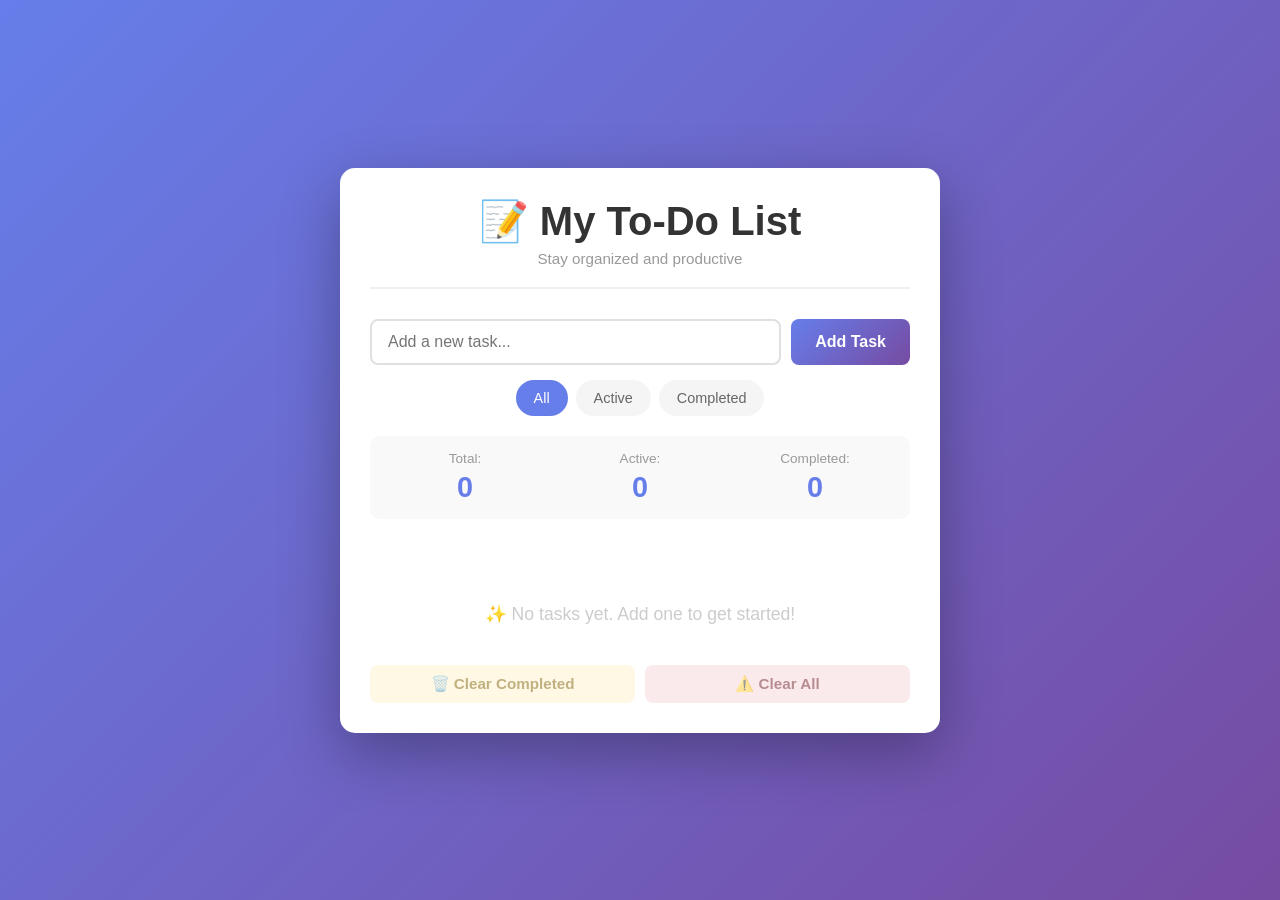
<file: todo-app/index.html>
<!DOCTYPE html>
<html lang="en">
<head>
    <meta charset="UTF-8">
    <meta name="viewport" content="width=device-width, initial-scale=1.0">
    <title>To-Do List App</title>
    <link rel="stylesheet" href="styles.css">
</head>
<body>
    <div class="container">
        <header class="header">
            <h1>📝 My To-Do List</h1>
            <p class="subtitle">Stay organized and productive</p>
        </header>

        <div class="input-section">
            <div class="input-group">
                <input 
                    type="text" 
                    id="todoInput" 
                    class="todo-input" 
                    placeholder="Add a new task..."
                    autocomplete="off"
                >
                <button id="addBtn" class="add-btn">Add Task</button>
            </div>
            <div class="filter-buttons">
                <button class="filter-btn active" data-filter="all">All</button>
                <button class="filter-btn" data-filter="active">Active</button>
                <button class="filter-btn" data-filter="completed">Completed</button>
            </div>
        </div>

        <div class="stats">
            <div class="stat-item">
                <span class="stat-label">Total:</span>
                <span class="stat-value" id="totalCount">0</span>
            </div>
            <div class="stat-item">
                <span class="stat-label">Active:</span>
                <span class="stat-value" id="activeCount">0</span>
            </div>
            <div class="stat-item">
                <span class="stat-label">Completed:</span>
                <span class="stat-value" id="completedCount">0</span>
            </div>
        </div>

        <ul class="todo-list" id="todoList"></ul>

        <div class="empty-state" id="emptyState">
            <p>✨ No tasks yet. Add one to get started!</p>
        </div>

        <div class="action-buttons">
            <button id="clearCompletedBtn" class="action-btn clear-btn">
                🗑️ Clear Completed
            </button>
            <button id="clearAllBtn" class="action-btn danger-btn">
                ⚠️ Clear All
            </button>
        </div>
    </div>

    <script src="app.js"></script>
</body>
</html>
</file>
<file: todo-app/styles.css>
* {
    margin: 0;
    padding: 0;
    box-sizing: border-box;
}

body {
    font-family: 'Segoe UI', Tahoma, Geneva, Verdana, sans-serif;
    background: linear-gradient(135deg, #667eea 0%, #764ba2 100%);
    min-height: 100vh;
    padding: 20px;
    display: flex;
    justify-content: center;
    align-items: center;
}

.container {
    background: white;
    border-radius: 15px;
    box-shadow: 0 20px 60px rgba(0, 0, 0, 0.3);
    max-width: 600px;
    width: 100%;
    padding: 30px;
    animation: slideUp 0.5s ease-out;
}

@keyframes slideUp {
    from {
        opacity: 0;
        transform: translateY(20px);
    }
    to {
        opacity: 1;
        transform: translateY(0);
    }
}

/* Header */
.header {
    text-align: center;
    margin-bottom: 30px;
    border-bottom: 2px solid #f0f0f0;
    padding-bottom: 20px;
}

.header h1 {
    color: #333;
    font-size: 2.5em;
    margin-bottom: 5px;
}

.subtitle {
    color: #999;
    font-size: 0.95em;
    font-weight: 300;
}

/* Input Section */
.input-section {
    margin-bottom: 20px;
}

.input-group {
    display: flex;
    gap: 10px;
    margin-bottom: 15px;
}

.todo-input {
    flex: 1;
    padding: 12px 16px;
    border: 2px solid #e0e0e0;
    border-radius: 8px;
    font-size: 1em;
    transition: all 0.3s ease;
}

.todo-input:focus {
    outline: none;
    border-color: #667eea;
    box-shadow: 0 0 0 3px rgba(102, 126, 234, 0.1);
}

.add-btn {
    padding: 12px 24px;
    background: linear-gradient(135deg, #667eea 0%, #764ba2 100%);
    color: white;
    border: none;
    border-radius: 8px;
    font-size: 1em;
    font-weight: 600;
    cursor: pointer;
    transition: all 0.3s ease;
}

.add-btn:hover {
    transform: translateY(-2px);
    box-shadow: 0 10px 20px rgba(102, 126, 234, 0.3);
}

.add-btn:active {
    transform: translateY(0);
}

/* Filter Buttons */
.filter-buttons {
    display: flex;
    gap: 8px;
    justify-content: center;
    flex-wrap: wrap;
}

.filter-btn {
    padding: 8px 16px;
    background: #f5f5f5;
    border: 2px solid transparent;
    border-radius: 20px;
    cursor: pointer;
    font-size: 0.9em;
    font-weight: 500;
    color: #666;
    transition: all 0.3s ease;
}

.filter-btn:hover {
    background: #efefef;
}

.filter-btn.active {
    background: #667eea;
    color: white;
    border-color: #667eea;
}

/* Stats */
.stats {
    display: grid;
    grid-template-columns: repeat(3, 1fr);
    gap: 15px;
    margin-bottom: 25px;
    padding: 15px;
    background: #f9f9f9;
    border-radius: 10px;
}

.stat-item {
    text-align: center;
}

.stat-label {
    display: block;
    color: #999;
    font-size: 0.85em;
    margin-bottom: 5px;
    font-weight: 500;
}

.stat-value {
    display: block;
    font-size: 1.8em;
    font-weight: 700;
    color: #667eea;
}

/* Todo List */
.todo-list {
    list-style: none;
    margin-bottom: 20px;
    max-height: 400px;
    overflow-y: auto;
}

.todo-list::-webkit-scrollbar {
    width: 8px;
}

.todo-list::-webkit-scrollbar-track {
    background: #f1f1f1;
    border-radius: 10px;
}

.todo-list::-webkit-scrollbar-thumb {
    background: #ccc;
    border-radius: 10px;
}

.todo-list::-webkit-scrollbar-thumb:hover {
    background: #999;
}

.todo-item {
    display: flex;
    align-items: center;
    padding: 15px;
    background: white;
    border: 1px solid #e0e0e0;
    border-radius: 8px;
    margin-bottom: 10px;
    transition: all 0.3s ease;
    animation: fadeIn 0.3s ease-out;
}

@keyframes fadeIn {
    from {
        opacity: 0;
        transform: translateX(-10px);
    }
    to {
        opacity: 1;
        transform: translateX(0);
    }
}

.todo-item:hover {
    box-shadow: 0 5px 15px rgba(0, 0, 0, 0.1);
    border-color: #667eea;
}

.todo-item.completed {
    background: #f5f5f5;
}

.todo-item.completed .todo-text {
    text-decoration: line-through;
    color: #ccc;
}

.todo-checkbox {
    width: 20px;
    height: 20px;
    min-width: 20px;
    cursor: pointer;
    margin-right: 12px;
    accent-color: #667eea;
}

.todo-text {
    flex: 1;
    color: #333;
    font-size: 1em;
    word-break: break-word;
}

.todo-priority {
    display: inline-block;
    padding: 4px 10px;
    border-radius: 12px;
    font-size: 0.75em;
    font-weight: 600;
    margin-right: 10px;
    text-transform: uppercase;
}

.priority-high {
    background: #ff6b6b;
    color: white;
}

.priority-medium {
    background: #ffa07a;
    color: white;
}

.priority-low {
    background: #90ee90;
    color: #333;
}

.todo-date {
    font-size: 0.8em;
    color: #999;
    margin-right: 10px;
}

.todo-actions {
    display: flex;
    gap: 8px;
}

.todo-btn {
    width: 32px;
    height: 32px;
    border: none;
    border-radius: 6px;
    cursor: pointer;
    font-size: 1em;
    transition: all 0.2s ease;
    display: flex;
    align-items: center;
    justify-content: center;
}

.edit-btn {
    background: #e3f2fd;
    color: #1976d2;
}

.edit-btn:hover {
    background: #bbdefb;
}

.delete-btn {
    background: #ffebee;
    color: #d32f2f;
}

.delete-btn:hover {
    background: #ffcdd2;
}

/* Empty State */
.empty-state {
    text-align: center;
    padding: 40px 20px;
    color: #ccc;
    font-size: 1.1em;
    display: none;
}

.empty-state.show {
    display: block;
}

/* Action Buttons */
.action-buttons {
    display: flex;
    gap: 10px;
    justify-content: center;
}

.action-btn {
    flex: 1;
    padding: 10px 16px;
    border: none;
    border-radius: 8px;
    cursor: pointer;
    font-weight: 600;
    transition: all 0.3s ease;
    font-size: 0.95em;
}

.clear-btn {
    background: #fff3cd;
    color: #856404;
}

.clear-btn:hover {
    background: #ffeaa7;
}

.danger-btn {
    background: #f8d7da;
    color: #721c24;
}

.danger-btn:hover {
    background: #f5c6cb;
}

.action-btn:disabled {
    opacity: 0.5;
    cursor: not-allowed;
}

/* Responsive Design */
@media (max-width: 768px) {
    .container {
        padding: 20px;
    }

    .header h1 {
        font-size: 2em;
    }

    .input-group {
        flex-direction: column;
    }

    .add-btn {
        width: 100%;
    }

    .stats {
        grid-template-columns: 1fr;
    }

    .todo-item {
        flex-wrap: wrap;
    }

    .todo-actions {
        width: 100%;
        margin-top: 10px;
        justify-content: flex-end;
    }
}

@media (max-width: 480px) {
    .container {
        padding: 15px;
    }

    .header h1 {
        font-size: 1.5em;
    }

    .header {
        margin-bottom: 20px;
    }

    .filter-buttons {
        gap: 5px;
    }

    .filter-btn {
        padding: 6px 12px;
        font-size: 0.85em;
    }

    .action-buttons {
        flex-direction: column;
    }
}
</file>
